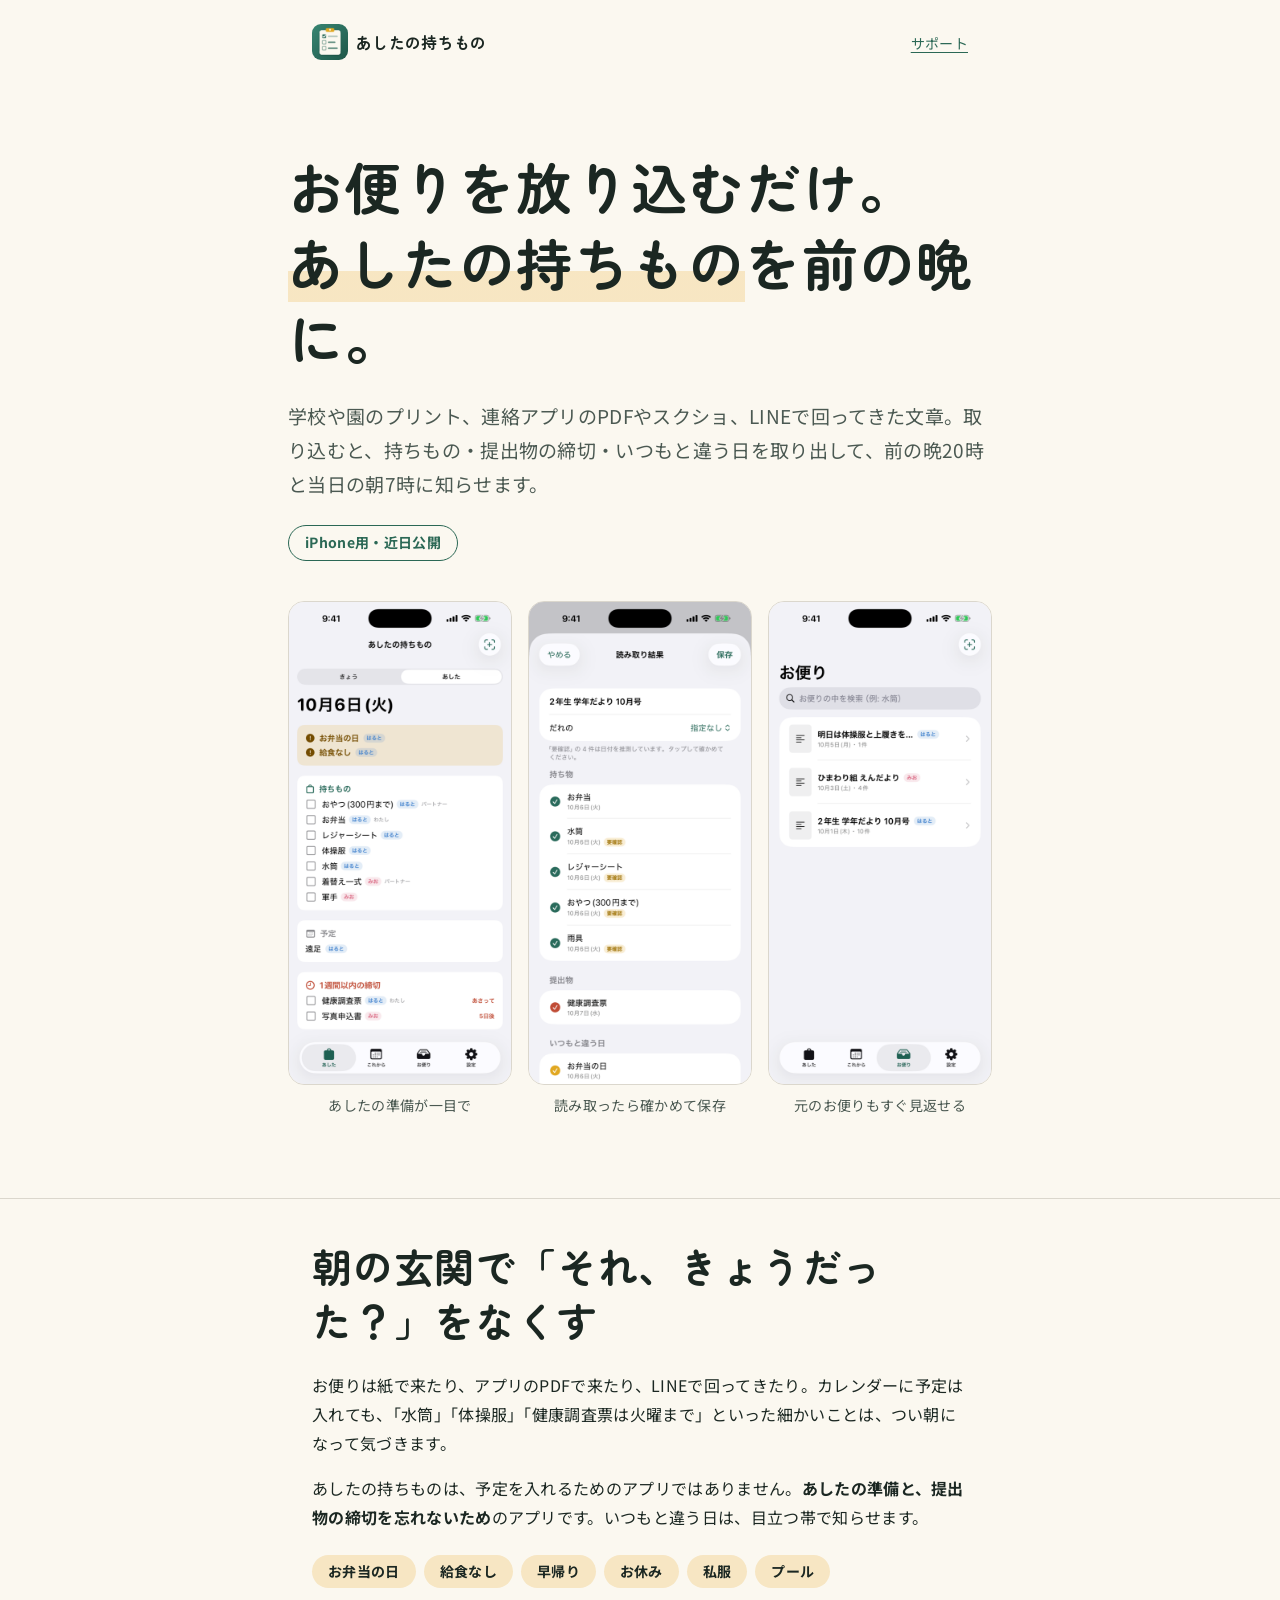
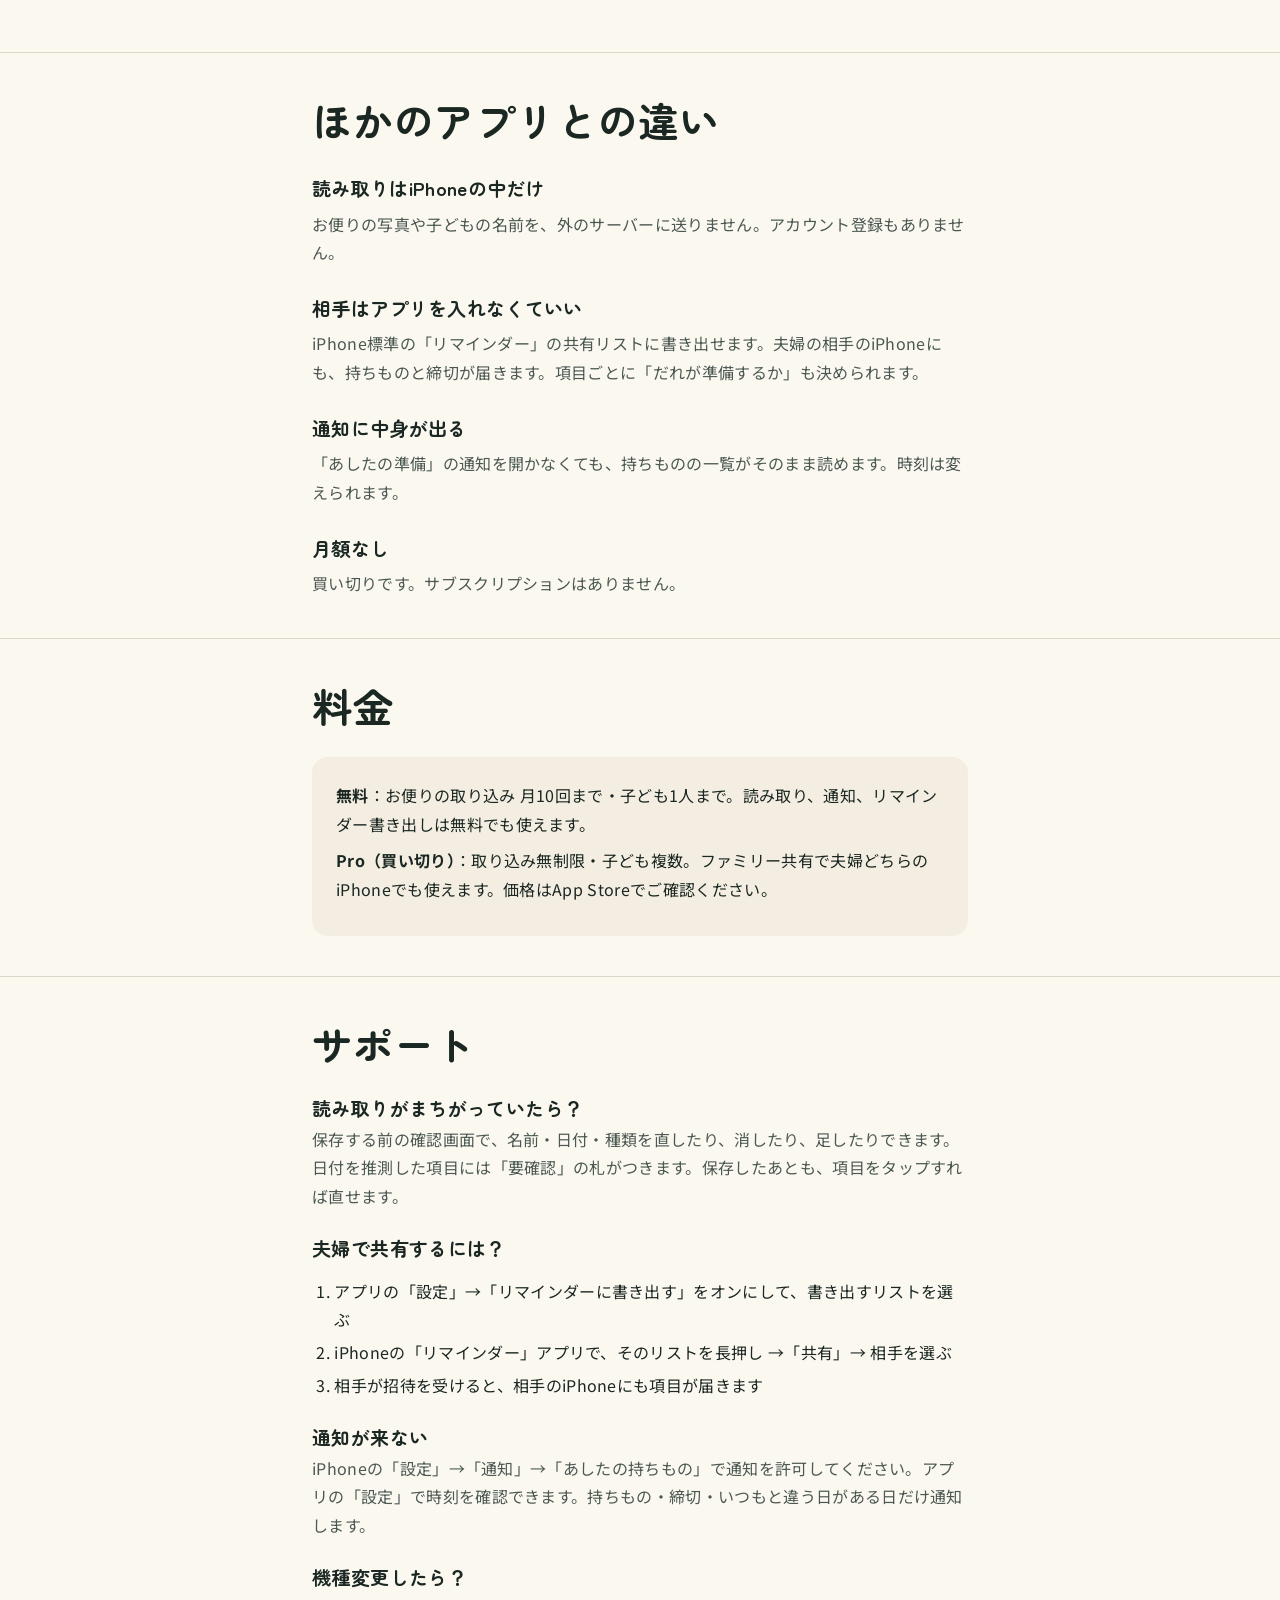
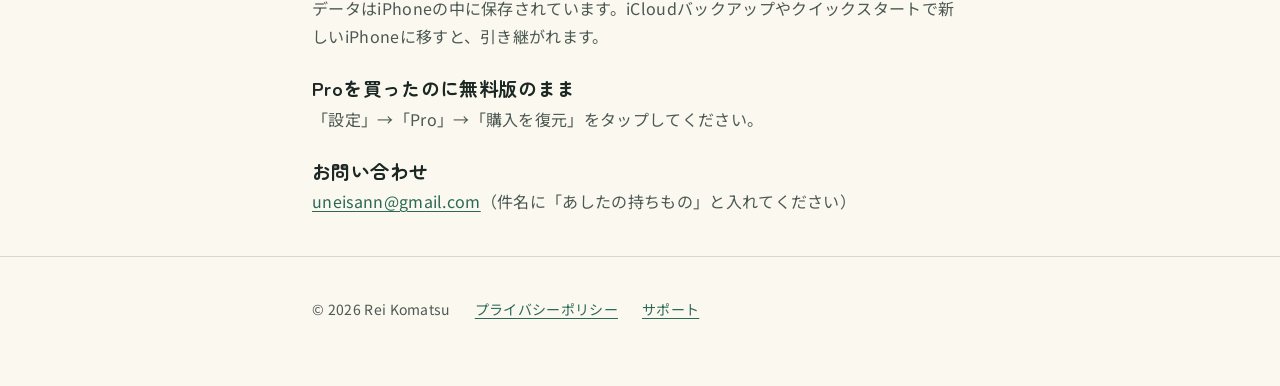
<file: index.html>
<!doctype html>
<html lang="ja">
<head>
<meta charset="utf-8">
<meta name="viewport" content="width=device-width, initial-scale=1">
<title>あしたの持ちもの｜学校・園のお便りから、持ちものと締切を前の晩に</title>
<meta name="description" content="学校や園のプリント、連絡アプリのPDF・スクショ、LINEの文章を取り込むと、あしたの持ちもの・いつもと違う日・提出物の締切を、前の晩と朝に知らせるiPhoneアプリ。読み取りはiPhoneの中だけ。登録不要・買い切り。">
<meta property="og:title" content="あしたの持ちもの">
<meta property="og:description" content="お便りを放り込むだけ。あしたの持ちものと締切を、前の晩と朝に。">
<meta property="og:image" content="img/today.png">
<link rel="icon" href="img/icon.png">
<link rel="preconnect" href="https://fonts.googleapis.com">
<link rel="preconnect" href="https://fonts.gstatic.com" crossorigin>
<link href="https://fonts.googleapis.com/css2?family=Noto+Sans+JP:wght@400;700&family=Zen+Maru+Gothic:wght@700&display=swap" rel="stylesheet">
<link rel="stylesheet" href="style.css">
</head>
<body>
<header class="site">
  <div class="wrap">
    <a class="brand" href="./"><img src="img/icon.png" alt="">あしたの持ちもの</a>
    <nav><a href="#support">サポート</a></nav>
  </div>
</header>

<main>
  <div class="wrap hero">
    <h1>お便りを放り込むだけ。<br><span class="mark">あしたの持ちもの</span>を前の晩に。</h1>
    <p class="lead">学校や園のプリント、連絡アプリのPDFやスクショ、LINEで回ってきた文章。取り込むと、持ちもの・提出物の締切・いつもと違う日を取り出して、前の晩20時と当日の朝7時に知らせます。</p>
    <span class="status">iPhone用・近日公開</span>

    <div class="shots">
      <figure><img src="img/today.png" alt="あしたの画面。お弁当の日・給食なしの帯と、持ちもののチェックリスト" loading="lazy"><figcaption>あしたの準備が一目で</figcaption></figure>
      <figure><img src="img/review.png" alt="読み取り結果の確認画面。持ちもの・提出物が分けて並ぶ" loading="lazy"><figcaption>読み取ったら確かめて保存</figcaption></figure>
      <figure><img src="img/notices.png" alt="取り込んだお便りの一覧と検索" loading="lazy"><figcaption>元のお便りもすぐ見返せる</figcaption></figure>
    </div>
  </div>

  <section>
    <div class="wrap letter">
      <h2>朝の玄関で「それ、きょうだった？」をなくす</h2>
      <p>お便りは紙で来たり、アプリのPDFで来たり、LINEで回ってきたり。カレンダーに予定は入れても、「水筒」「体操服」「健康調査票は火曜まで」といった細かいことは、つい朝になって気づきます。</p>
      <p>あしたの持ちものは、予定を入れるためのアプリではありません。<strong>あしたの準備と、提出物の締切を忘れないため</strong>のアプリです。いつもと違う日は、目立つ帯で知らせます。</p>
      <ul class="days" aria-label="いつもと違う日の例">
        <li>お弁当の日</li><li>給食なし</li><li>早帰り</li><li>お休み</li><li>私服</li><li>プール</li>
      </ul>
    </div>
  </section>

  <section>
    <div class="wrap">
      <h2>ほかのアプリとの違い</h2>
      <dl class="points">
        <dt>読み取りはiPhoneの中だけ</dt>
        <dd>お便りの写真や子どもの名前を、外のサーバーに送りません。アカウント登録もありません。</dd>
        <dt>相手はアプリを入れなくていい</dt>
        <dd>iPhone標準の「リマインダー」の共有リストに書き出せます。夫婦の相手のiPhoneにも、持ちものと締切が届きます。項目ごとに「だれが準備するか」も決められます。</dd>
        <dt>通知に中身が出る</dt>
        <dd>「あしたの準備」の通知を開かなくても、持ちものの一覧がそのまま読めます。時刻は変えられます。</dd>
        <dt>月額なし</dt>
        <dd>買い切りです。サブスクリプションはありません。</dd>
      </dl>
    </div>
  </section>

  <section>
    <div class="wrap">
      <h2>料金</h2>
      <div class="price">
        <p><strong>無料</strong>：お便りの取り込み 月10回まで・子ども1人まで。読み取り、通知、リマインダー書き出しは無料でも使えます。</p>
        <p><strong>Pro（買い切り）</strong>：取り込み無制限・子ども複数。ファミリー共有で夫婦どちらのiPhoneでも使えます。価格はApp Storeでご確認ください。</p>
      </div>
    </div>
  </section>

  <section id="support" class="faq">
    <div class="wrap">
      <h2>サポート</h2>
      <h3>読み取りがまちがっていたら？</h3>
      <p>保存する前の確認画面で、名前・日付・種類を直したり、消したり、足したりできます。日付を推測した項目には「要確認」の札がつきます。保存したあとも、項目をタップすれば直せます。</p>
      <h3>夫婦で共有するには？</h3>
      <ol class="steps">
        <li>アプリの「設定」→「リマインダーに書き出す」をオンにして、書き出すリストを選ぶ</li>
        <li>iPhoneの「リマインダー」アプリで、そのリストを長押し →「共有」→ 相手を選ぶ</li>
        <li>相手が招待を受けると、相手のiPhoneにも項目が届きます</li>
      </ol>
      <h3>通知が来ない</h3>
      <p>iPhoneの「設定」→「通知」→「あしたの持ちもの」で通知を許可してください。アプリの「設定」で時刻を確認できます。持ちもの・締切・いつもと違う日がある日だけ通知します。</p>
      <h3>機種変更したら？</h3>
      <p>データはiPhoneの中に保存されています。iCloudバックアップやクイックスタートで新しいiPhoneに移すと、引き継がれます。</p>
      <h3>Proを買ったのに無料版のまま</h3>
      <p>「設定」→「Pro」→「購入を復元」をタップしてください。</p>
      <h3>お問い合わせ</h3>
      <p><a href="mailto:uneisann@gmail.com?subject=%E3%81%82%E3%81%97%E3%81%9F%E3%81%AE%E6%8C%81%E3%81%A1%E3%82%82%E3%81%AE">uneisann@gmail.com</a>（件名に「あしたの持ちもの」と入れてください）</p>
    </div>
  </section>
</main>

<footer class="site">
  <div class="wrap">
    <span>© 2026 Rei Komatsu</span>
    <a href="privacy.html">プライバシーポリシー</a>
    <a href="#support">サポート</a>
  </div>
</footer>
</body>
</html>
</file>
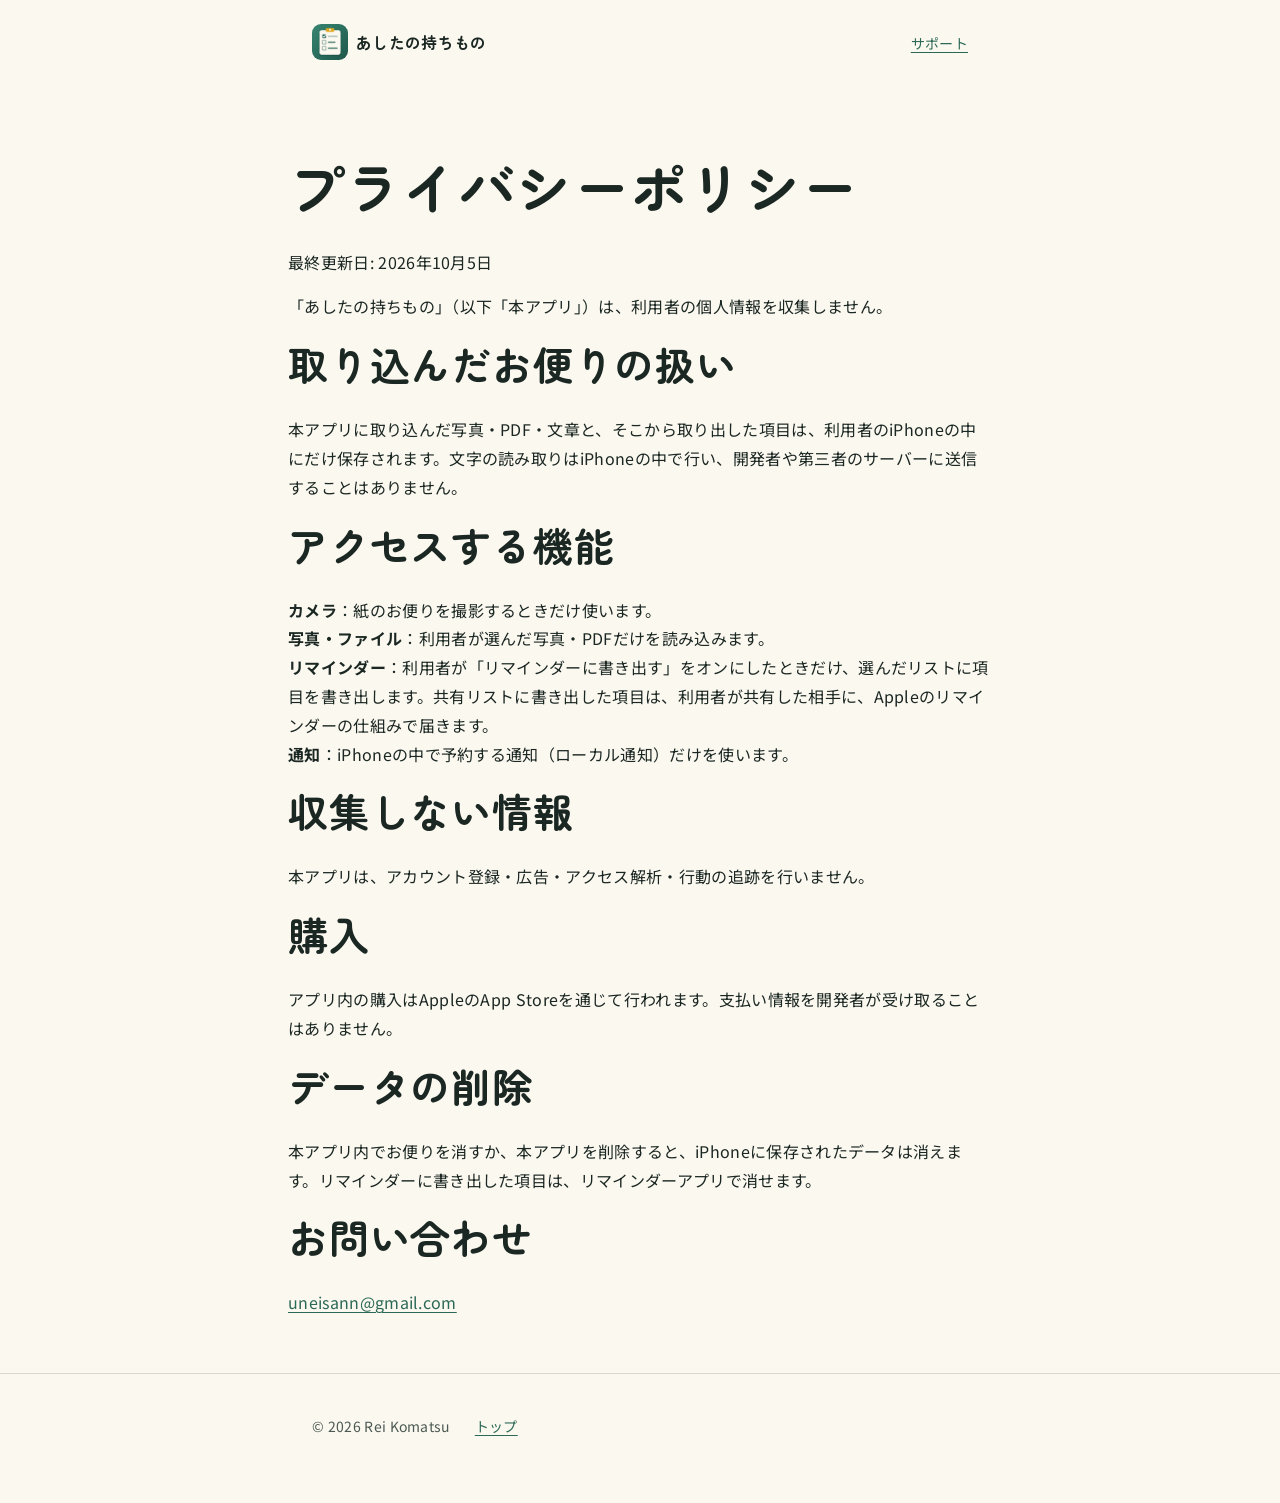
<file: privacy.html>
<!doctype html>
<html lang="ja">
<head>
<meta charset="utf-8">
<meta name="viewport" content="width=device-width, initial-scale=1">
<title>プライバシーポリシー｜あしたの持ちもの</title>
<link rel="icon" href="img/icon.png">
<link rel="preconnect" href="https://fonts.googleapis.com">
<link rel="preconnect" href="https://fonts.gstatic.com" crossorigin>
<link href="https://fonts.googleapis.com/css2?family=Noto+Sans+JP:wght@400;700&family=Zen+Maru+Gothic:wght@700&display=swap" rel="stylesheet">
<link rel="stylesheet" href="style.css">
</head>
<body>
<header class="site">
  <div class="wrap">
    <a class="brand" href="./"><img src="img/icon.png" alt="">あしたの持ちもの</a>
    <nav><a href="./#support">サポート</a></nav>
  </div>
</header>
<main>
  <div class="wrap letter hero">
    <h1>プライバシーポリシー</h1>
    <p>最終更新日: 2026年10月5日</p>
    <p>「あしたの持ちもの」（以下「本アプリ」）は、利用者の個人情報を収集しません。</p>

    <h2>取り込んだお便りの扱い</h2>
    <p>本アプリに取り込んだ写真・PDF・文章と、そこから取り出した項目は、利用者のiPhoneの中にだけ保存されます。文字の読み取りはiPhoneの中で行い、開発者や第三者のサーバーに送信することはありません。</p>

    <h2>アクセスする機能</h2>
    <p><strong>カメラ</strong>：紙のお便りを撮影するときだけ使います。<br>
    <strong>写真・ファイル</strong>：利用者が選んだ写真・PDFだけを読み込みます。<br>
    <strong>リマインダー</strong>：利用者が「リマインダーに書き出す」をオンにしたときだけ、選んだリストに項目を書き出します。共有リストに書き出した項目は、利用者が共有した相手に、Appleのリマインダーの仕組みで届きます。<br>
    <strong>通知</strong>：iPhoneの中で予約する通知（ローカル通知）だけを使います。</p>

    <h2>収集しない情報</h2>
    <p>本アプリは、アカウント登録・広告・アクセス解析・行動の追跡を行いません。</p>

    <h2>購入</h2>
    <p>アプリ内の購入はAppleのApp Storeを通じて行われます。支払い情報を開発者が受け取ることはありません。</p>

    <h2>データの削除</h2>
    <p>本アプリ内でお便りを消すか、本アプリを削除すると、iPhoneに保存されたデータは消えます。リマインダーに書き出した項目は、リマインダーアプリで消せます。</p>

    <h2>お問い合わせ</h2>
    <p><a href="mailto:uneisann@gmail.com">uneisann@gmail.com</a></p>
  </div>
</main>
<footer class="site">
  <div class="wrap"><span>© 2026 Rei Komatsu</span><a href="./">トップ</a></div>
</footer>
</body>
</html>
</file>
<file: style.css>
/* Hallmark · macrostructure: Letter · tone: soft · anchor hue: green 170 · nav: N1a (2 destinations) · footer: Ft1 minimal
 * theme: custom (paper oklch(98% 0.012 90) · accent oklch(47% 0.07 170) · Zen Maru Gothic + Noto Sans JP)
 * Hallmark · pre-emit critique: P4 H4 E4 S5 R5 V4
 */
@import url("tokens.css");

html, body { overflow-x: clip; }
* { box-sizing: border-box; }
body {
  margin: 0;
  background: var(--color-paper);
  color: var(--color-ink);
  font-family: var(--font-body);
  font-size: var(--text-base);
  line-height: 1.8;
  line-break: strict;
  letter-spacing: 0.02em;
}
a { color: var(--color-accent); text-underline-offset: 3px; }
a:focus-visible, button:focus-visible { outline: 3px solid var(--color-focus); outline-offset: 3px; }
img { max-width: 100%; height: auto; display: block; }

.wrap { max-width: 44rem; margin: 0 auto; padding: 0 var(--space-lg); }

header.site { padding: var(--space-lg) 0; }
header.site .wrap { display: flex; align-items: center; justify-content: space-between; gap: var(--space-md); }
.brand { display: flex; align-items: center; gap: var(--space-sm); font-family: var(--font-display); font-weight: 700; color: var(--color-ink); text-decoration: none; white-space: nowrap; }
.brand img { width: 36px; height: 36px; border-radius: 9px; }
header.site nav a { font-size: var(--text-sm); white-space: nowrap; }

.hero { padding: var(--space-2xl) 0 var(--space-xl); }
h1, h2, h3 { font-family: var(--font-display); font-weight: 700; font-style: normal; line-height: 1.35; letter-spacing: 0.02em; min-width: 0; }
h1 { font-size: var(--text-display); margin: 0 0 var(--space-lg); }
h1 .mark { background: linear-gradient(transparent 62%, var(--color-mark-soft) 62%); }
.lead { font-size: var(--text-lg); color: var(--color-ink-2); margin: 0 0 var(--space-lg); }
.status { display: inline-block; font-size: var(--text-sm); font-weight: 700; color: var(--color-accent); border: 1.5px solid var(--color-accent); border-radius: 999px; padding: var(--space-xs) var(--space-md); white-space: nowrap; }

.shots { display: grid; grid-template-columns: repeat(3, minmax(0, 1fr)); gap: var(--space-md); margin: var(--space-xl) 0; }
.shots figure { margin: 0; }
.shots img { border-radius: var(--radius-md); border: var(--rule-hair); }
.shots figcaption { font-size: var(--text-sm); color: var(--color-ink-2); margin-top: var(--space-sm); text-align: center; }

section { padding: var(--space-xl) 0; border-top: var(--rule-hair); }
h2 { font-size: var(--text-display-s); margin: 0 0 var(--space-lg); }
.letter p { margin: 0 0 var(--space-md); }

.days { list-style: none; padding: 0; margin: var(--space-lg) 0; display: flex; flex-wrap: wrap; gap: var(--space-sm); }
.days li { background: var(--color-mark-soft); border-radius: 999px; padding: var(--space-xs) var(--space-md); font-weight: 700; font-size: var(--text-sm); white-space: nowrap; }

dl.points { margin: 0; }
dl.points dt { font-family: var(--font-display); font-weight: 700; font-size: var(--text-lg); margin-top: var(--space-lg); }
dl.points dd { margin: var(--space-xs) 0 0; color: var(--color-ink-2); }

.price { background: var(--color-paper-2); border-radius: var(--radius-md); padding: var(--space-lg); }
.price p { margin: 0 0 var(--space-sm); }

.faq h3 { font-size: var(--text-lg); margin: var(--space-lg) 0 var(--space-xs); }
.faq p { margin: 0; color: var(--color-ink-2); }
ol.steps { padding-left: 1.4em; }
ol.steps li { margin-bottom: var(--space-xs); }

footer.site { border-top: var(--rule-hair); padding: var(--space-xl) 0 var(--space-2xl); font-size: var(--text-sm); color: var(--color-ink-2); }
footer.site .wrap { display: flex; flex-wrap: wrap; gap: var(--space-md) var(--space-lg); }
footer.site a { white-space: nowrap; }

@media (max-width: 600px) {
  .shots { grid-template-columns: minmax(0, 1fr); max-width: 20rem; margin-inline: auto; }
  .hero { padding-top: var(--space-xl); }
}
@media (prefers-reduced-motion: reduce) { * { transition: none !important; } }
</file>
